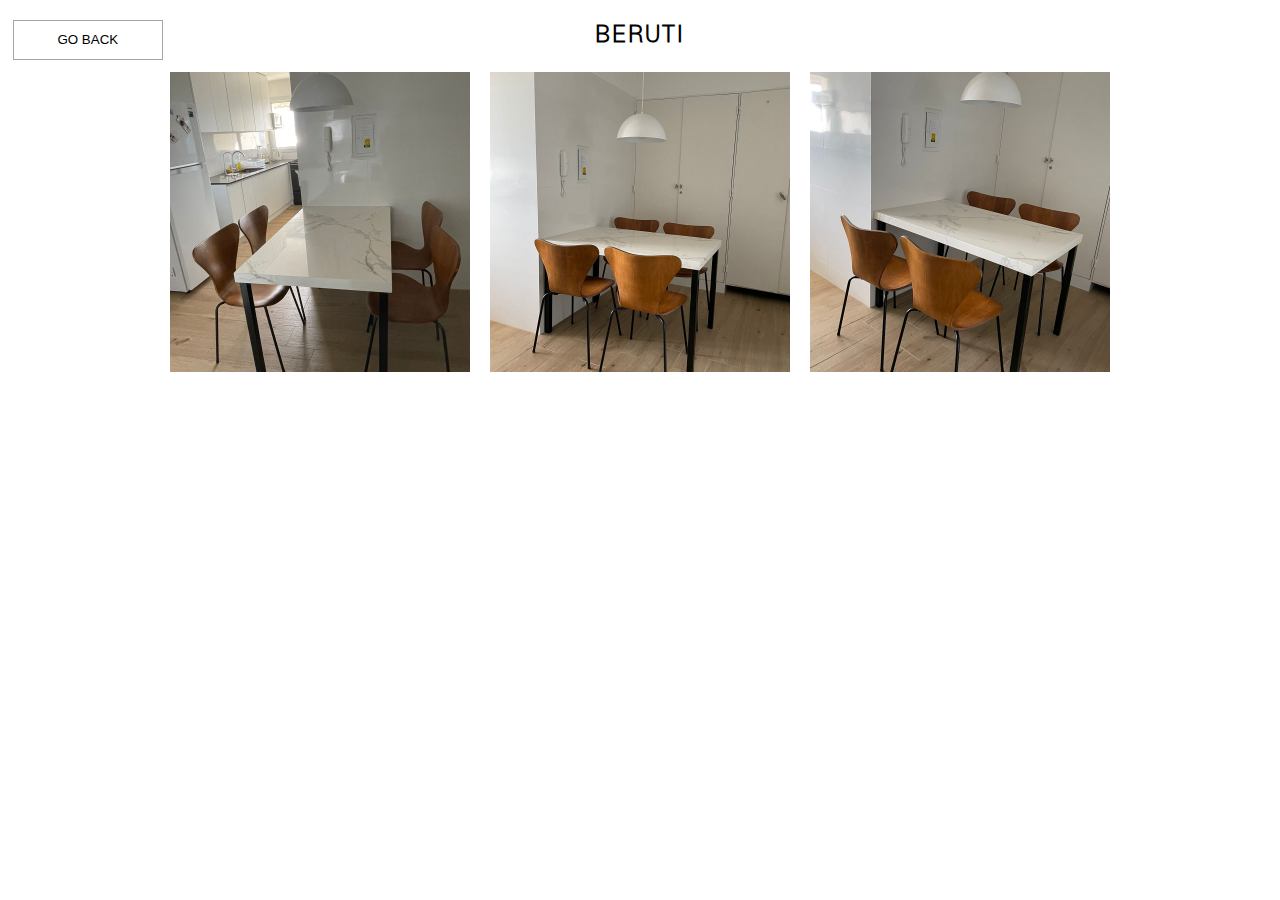
<file: views/beruti/beruti.html>
<!DOCTYPE html>
<html lang="en">
<head>
    <meta charset="UTF-8">
    <meta http-equiv="X-UA-Compatible" content="IE=edge">
    <meta name="viewport" content="width=device-width, initial-scale=1.0">
    <link rel="stylesheet" href="../stylesViews.css">
    <link rel="shortcut icon" href="../../assets/logo.png" type="image/x-icon">
    <title>Beruti</title>
</head>
<body>
    <section class="view">
        <a href="../../index.html"><button class="go-back">GO BACK</button></a>
        <h2>BERUTI</h2>
        <div class="grid-photos">
            <div style="background-image: url(../../assets2/INTERIORS/BERUTI/beruti1.jpeg);"></div>
            <div style="background-image: url(../../assets2/INTERIORS/BERUTI/beruti2.jpeg);"></div>
            <div style="background-image: url(../../assets2/INTERIORS/BERUTI/beruti3.jpeg);"></div>
        </div>
    </section>
</body>
</html>
</file>
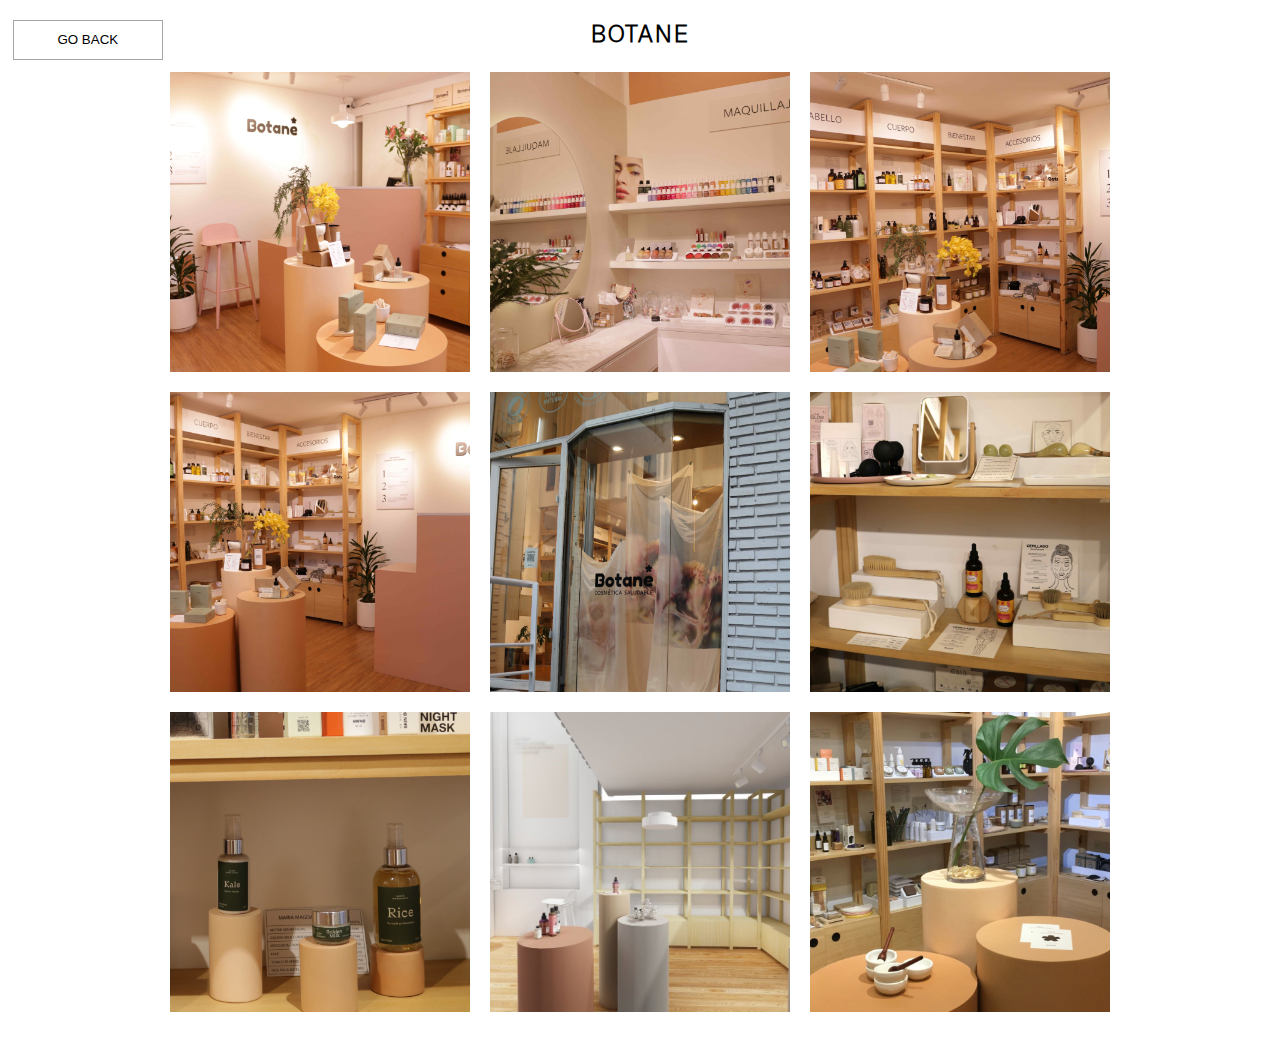
<file: views/botane/botane.html>
<!DOCTYPE html>
<html lang="en">
<head>
    <meta charset="UTF-8">
    <meta http-equiv="X-UA-Compatible" content="IE=edge">
    <meta name="viewport" content="width=device-width, initial-scale=1.0">
    <link rel="stylesheet" href="../stylesViews.css">
    <link rel="shortcut icon" href="../../assets/logo.png" type="image/x-icon">
    <title>Botane</title>
</head>
<body>
    <section class="view">
        <a href="../../index.html"><button class="go-back">GO BACK</button></a>
        <h2>BOTANE</h2>
        <div class="grid-photos">
            <div style="background-image: url(../../assets2/INTERIORS/BOTANE/botane3.png);"></div>
            <div style="background-image: url(../../assets2/INTERIORS/BOTANE/botane4.png);"></div>
            <div style="background-image: url(../../assets2/INTERIORS/BOTANE/botane5.png);"></div>
            <div style="background-image: url(../../assets2/INTERIORS/BOTANE/botane6.png);"></div>
            <div style="background-image: url(../../assets2/INTERIORS/BOTANE/botane7.png);"></div>
            <div style="background-image: url(../../assets2/INTERIORS/BOTANE/botane8.png);"></div>
            <div style="background-image: url(../../assets2/INTERIORS/BOTANE/botane9.png);"></div>
            <div style="background-image: url(../../assets2/INTERIORS/BOTANE/botane12.png);"></div>
            <div style="background-image: url(../../assets2/INTERIORS/BOTANE/botane11.png);"></div>
        </div>
    </section>
</body>
</html>
</file>
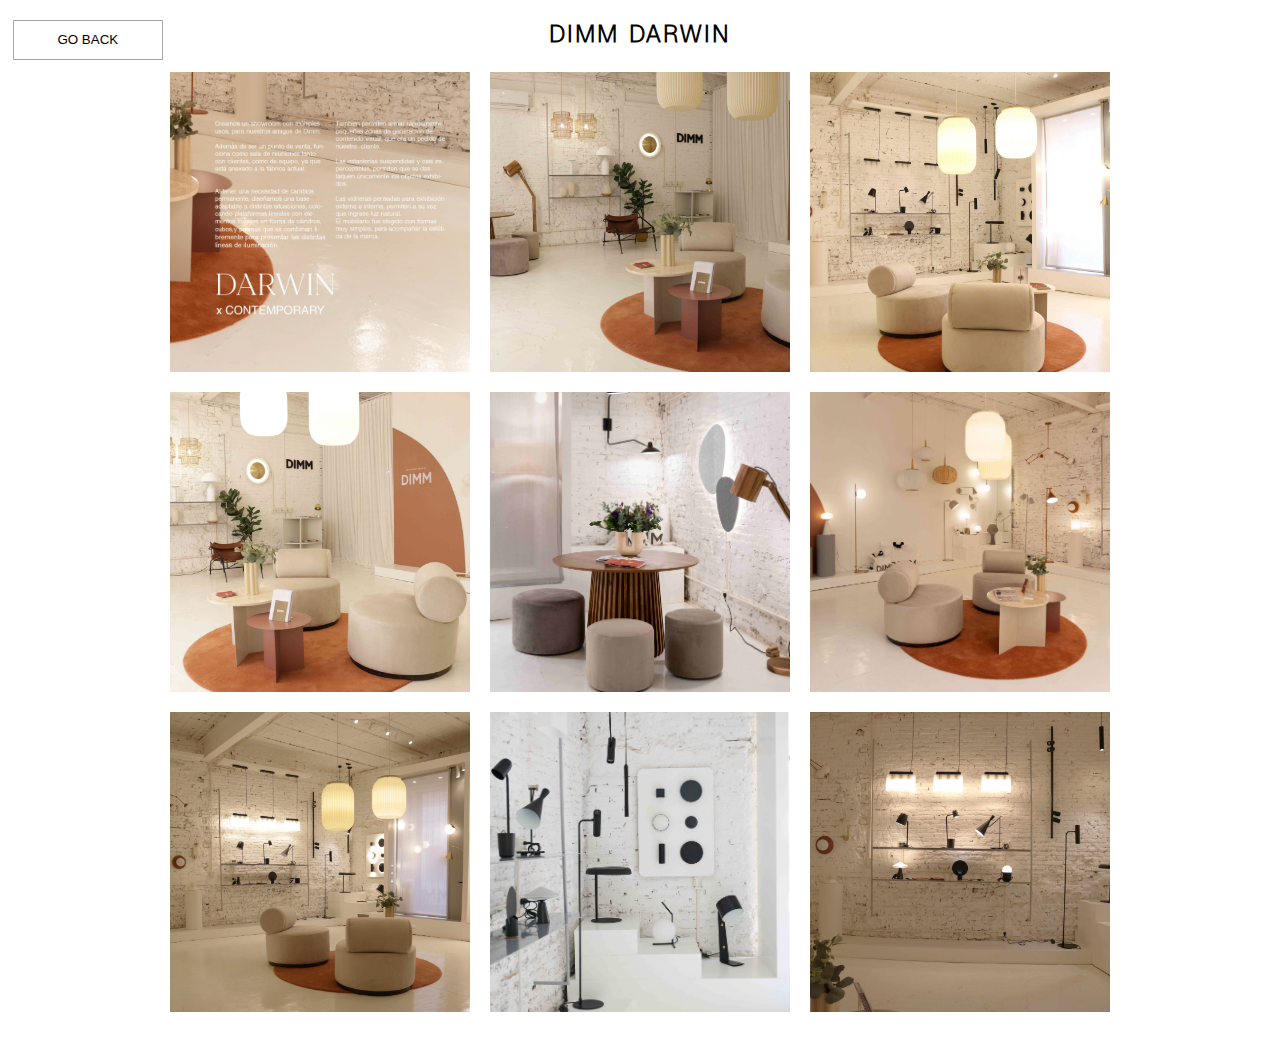
<file: views/dimm-darwin/dimmDarwin.html>
<!DOCTYPE html>
<html lang="en">
<head>
    <meta charset="UTF-8">
    <meta http-equiv="X-UA-Compatible" content="IE=edge">
    <meta name="viewport" content="width=device-width, initial-scale=1.0">
    <link rel="stylesheet" href="../stylesViews.css">
    <link rel="shortcut icon" href="../../assets/logo.png" type="image/x-icon">
    <title>Dimm Darwin</title>
</head>
<body>
    <section class="view">
        <a href="../../index.html"><button class="go-back">GO BACK</button></a>
        <h2>DIMM DARWIN</h2>
        <div class="grid-photos">
            <div style="background-image: url(../../assets2/INTERIORS/DARWIM/darwinXcontemporary.jpg);"></div>
            <div style="background-image: url(../../assets2/INTERIORS/DARWIM/darwin17.png);"></div>
            <div style="background-image: url(../../assets2/INTERIORS/DARWIM/darwin11.png);"></div>
            <div style="background-image: url(../../assets2/INTERIORS/DARWIM/darwin13.png);"></div>
            <div style="background-image: url(../../assets2/INTERIORS/DARWIM/darwin2.png);"></div>
            <div style="background-image: url(../../assets2/INTERIORS/DARWIM/darwin4.png);"></div>
            <div style="background-image: url(../../assets2/INTERIORS/DARWIM/darwin9.png);"></div>
            <div style="background-image: url(../../assets2/INTERIORS/DARWIM/darwin8.png);"></div>
            <div style="background-image: url(../../assets2/INTERIORS/DARWIM/darwin10.png);"></div>
        </div>
    </section>
</body>
</html>
</file>
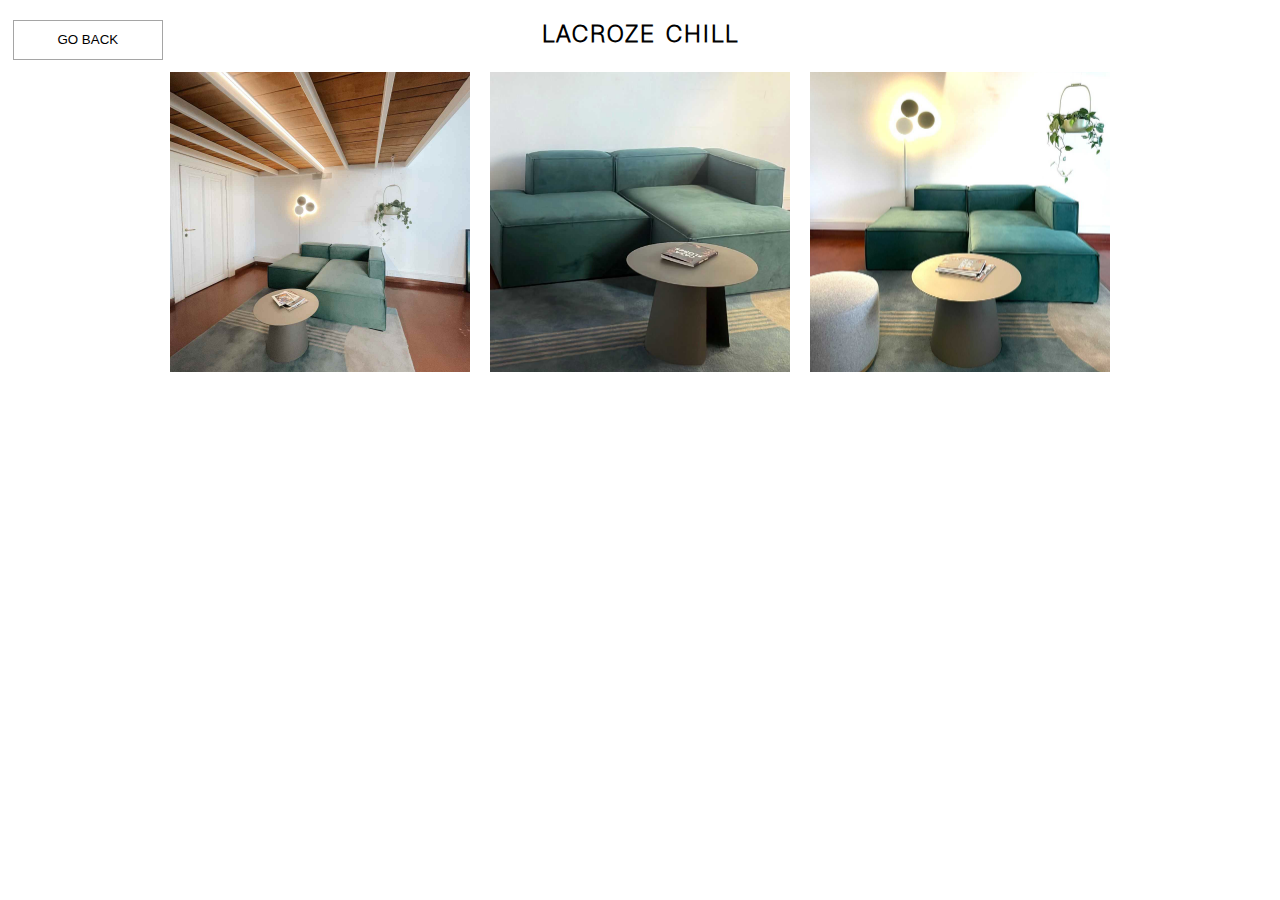
<file: views/lacrozeChill/lacrozeChill.html>
<!DOCTYPE html>
<html lang="en">
<head>
    <meta charset="UTF-8">
    <meta http-equiv="X-UA-Compatible" content="IE=edge">
    <meta name="viewport" content="width=device-width, initial-scale=1.0">
    <link rel="stylesheet" href="../stylesViews.css">
    <link rel="shortcut icon" href="../../assets/logo.png" type="image/x-icon">
    <title>Lacroze Chill</title>
</head>
<body>
    <section class="view">
        <a href="../../index.html"><button class="go-back">GO BACK</button></a>
        <h2>LACROZE CHILL</h2>
        <div class="grid-photos">
            <div style="background-image: url(../../assets2/INTERIORS/LACROZEchill/opti1.png);"></div>
            <div style="background-image: url(../../assets2/INTERIORS/LACROZEchill/opti2.png);"></div>
            <div style="background-image: url(../../assets2/INTERIORS/LACROZEchill/opti3.png);"></div>
        </div>
    </section>  
</body>
</html>
</file>
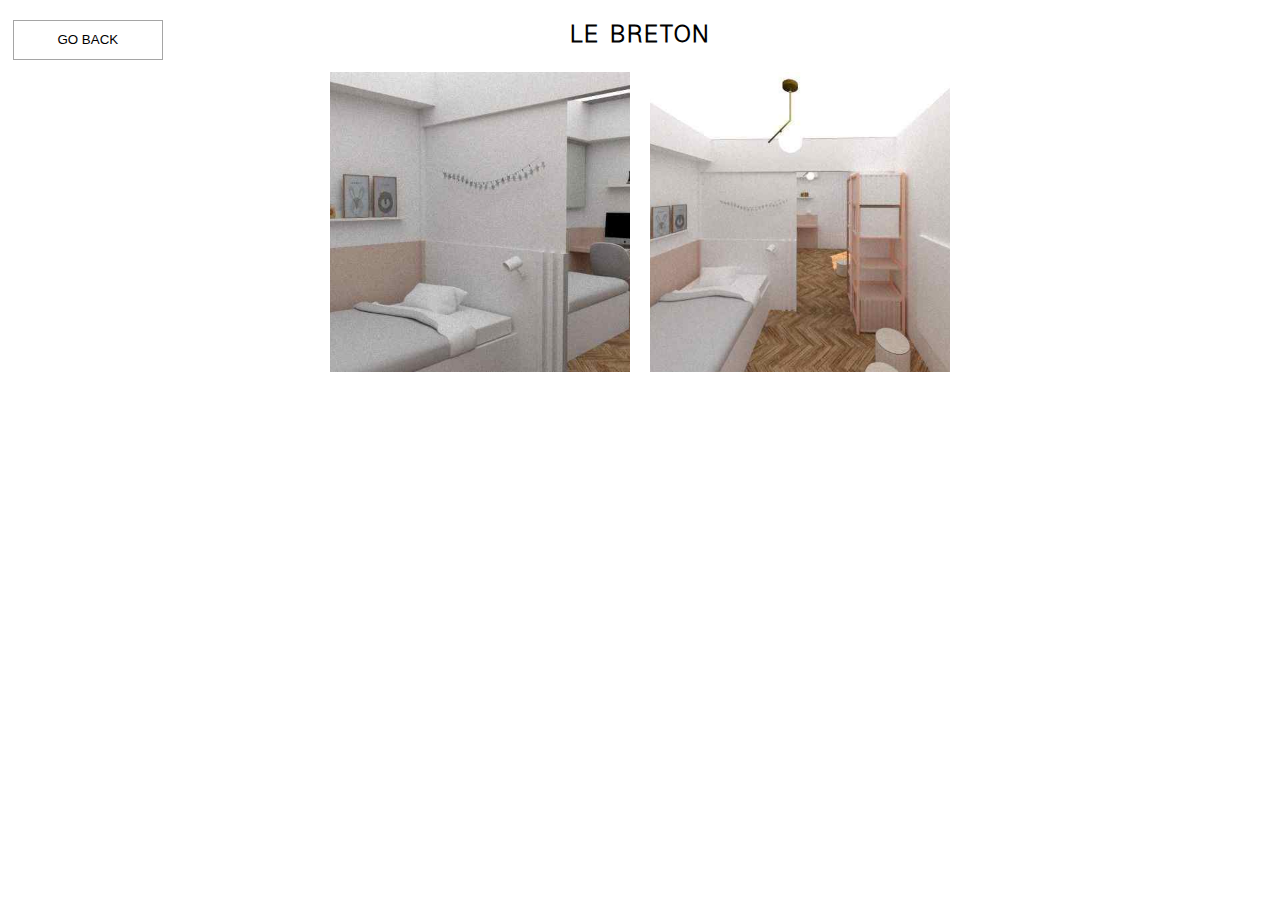
<file: views/le-breton/le-breton.html>
<!DOCTYPE html>
<html lang="en">
<head>
    <meta charset="UTF-8">
    <meta http-equiv="X-UA-Compatible" content="IE=edge">
    <meta name="viewport" content="width=device-width, initial-scale=1.0">
    <link rel="stylesheet" href="../stylesViews.css">
    <link rel="shortcut icon" href="../../assets/logo.png" type="image/x-icon">
    <title>Le Breton</title>
</head>
<body>
    <section class="view">
        <a href="../../index.html"><button class="go-back">GO BACK</button></a>
        <h2>LE BRETON</h2>
        <div class="grid-photos">
            <div style="background-image: url(../../assets2/INTERIORS/LEBRETON/1.png);"></div>
            <div style="background-image: url(../../assets2/INTERIORS/LEBRETON/2.png);"></div>
        </div>
    </section>   
</body>
</html>
</file>
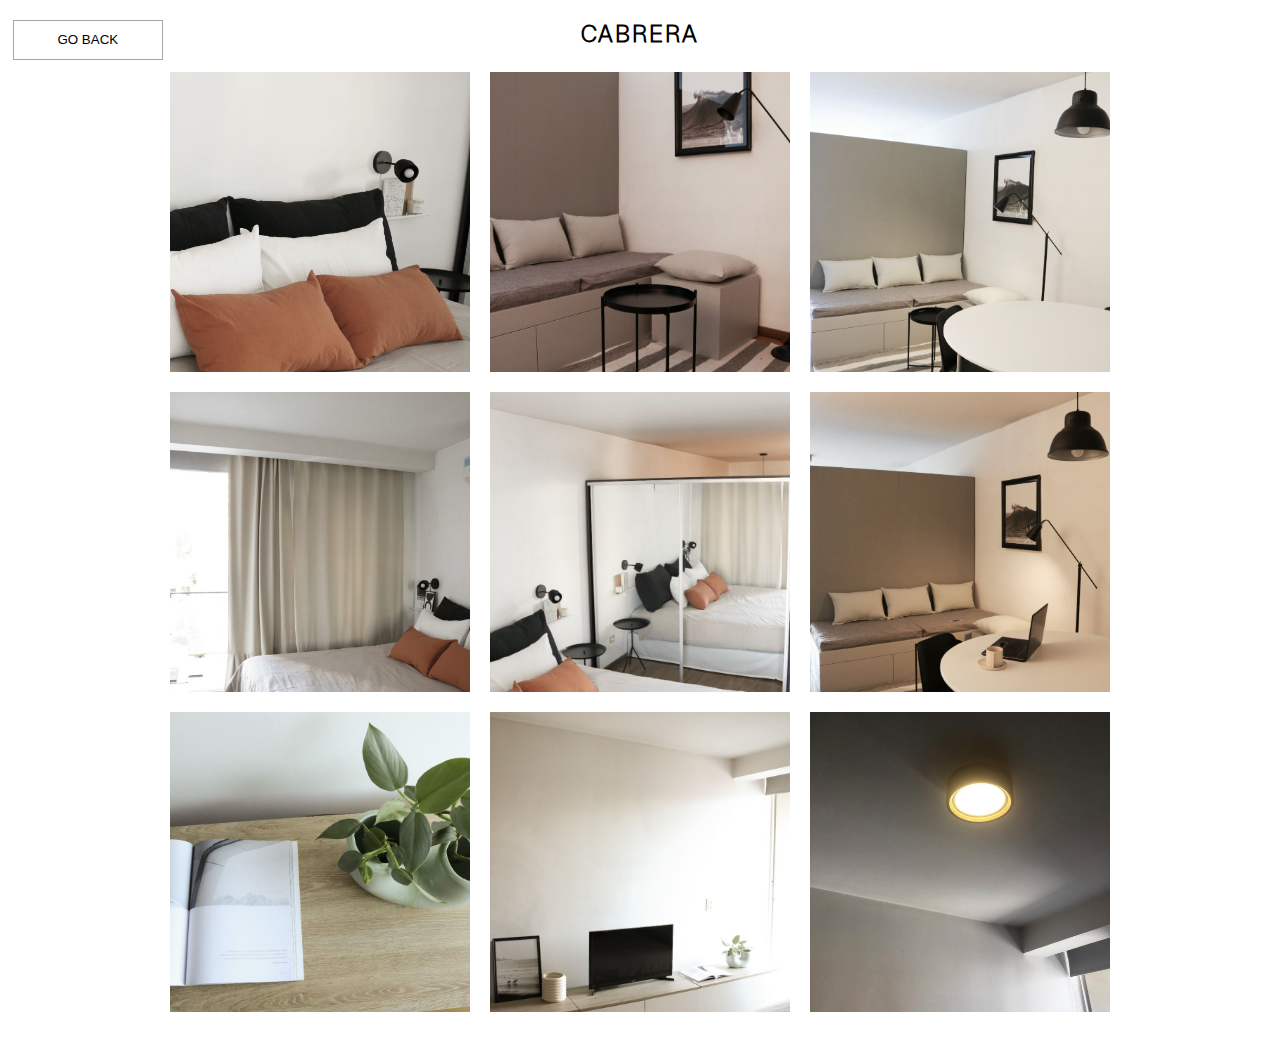
<file: views/monoambiente/monoambiente.html>
<!DOCTYPE html>
<html lang="en">
<head>
    <meta charset="UTF-8">
    <meta http-equiv="X-UA-Compatible" content="IE=edge">
    <meta name="viewport" content="width=device-width, initial-scale=1.0">
    <link rel="stylesheet" href="../stylesViews.css">
    <link rel="shortcut icon" href="../../assets/logo.png" type="image/x-icon">
    <title>Cabrera</title>
</head>
<body>
    <section class="view">
        <a href="../../index.html"><button class="go-back">GO BACK</button></a>
        <h2>CABRERA</h2>
        <div class="grid-photos">
            <div style="background-image: url(../../assets2/INTERIORS/MONOAMBIENTE/mono1.png);"></div>
            <div style="background-image: url(../../assets2/INTERIORS/MONOAMBIENTE/mono2.png);"></div>
            <div style="background-image: url(../../assets2/INTERIORS/MONOAMBIENTE/mono3.png);"></div>
            <div style="background-image: url(../../assets2/INTERIORS/MONOAMBIENTE/mono4.png);"></div>
            <div style="background-image: url(../../assets2/INTERIORS/MONOAMBIENTE/mono5.png);"></div>
            <div style="background-image: url(../../assets2/INTERIORS/MONOAMBIENTE/mono6.png);"></div>
            <div style="background-image: url(../../assets2/INTERIORS/MONOAMBIENTE/mono7.png);"></div>
            <div style="background-image: url(../../assets2/INTERIORS/MONOAMBIENTE/mono8.png);"></div>
            <div style="background-image: url(../../assets2/INTERIORS/MONOAMBIENTE/mono13.png);"></div>
        </div>
    </section>
</body>
</html>
</file>
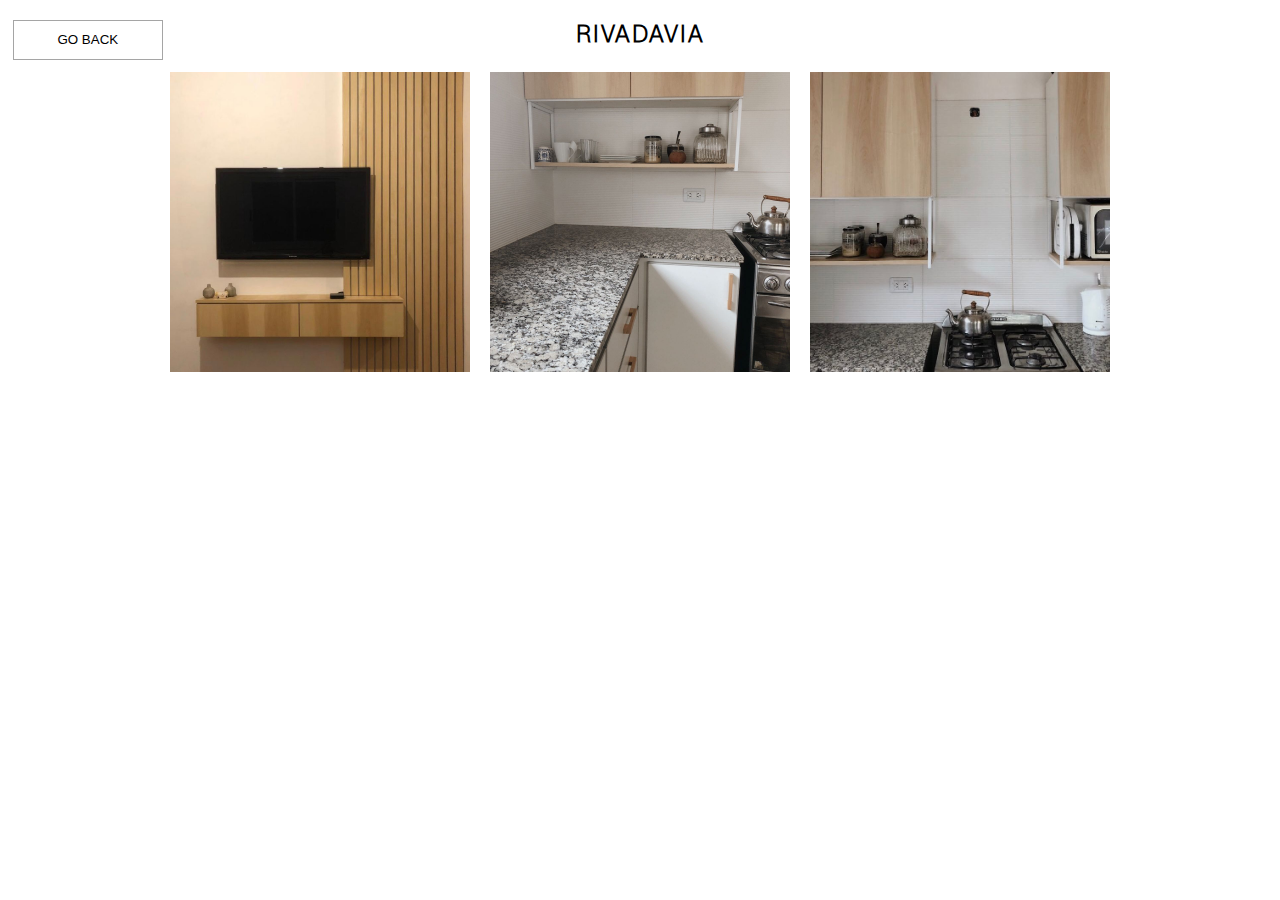
<file: views/rivadavia/rivadavia.html>
<!DOCTYPE html>
<html lang="en">
<head>
    <meta charset="UTF-8">
    <meta http-equiv="X-UA-Compatible" content="IE=edge">
    <meta name="viewport" content="width=device-width, initial-scale=1.0">
    <link rel="stylesheet" href="../stylesViews.css">
    <link rel="shortcut icon" href="../../assets/logo.png" type="image/x-icon">
    <title>Rivadavia</title>
</head>
<body>
    <section class="view">
        <a href="../../index.html"><button class="go-back">GO BACK</button></a>
        <h2>RIVADAVIA</h2>
        <div class="grid-photos">
            <div style="background-image: url(../../assets2/INTERIORS/RIVADAVIAvivienda/rivadavia1.jpeg);"></div>
            <div style="background-image: url(../../assets2/INTERIORS/RIVADAVIAvivienda/rivadavia2.jpeg);"></div>
            <div style="background-image: url(../../assets2/INTERIORS/RIVADAVIAvivienda/rivadavia3.jpeg);"></div>
        </div>
    </section>
</body>
</html>
</file>
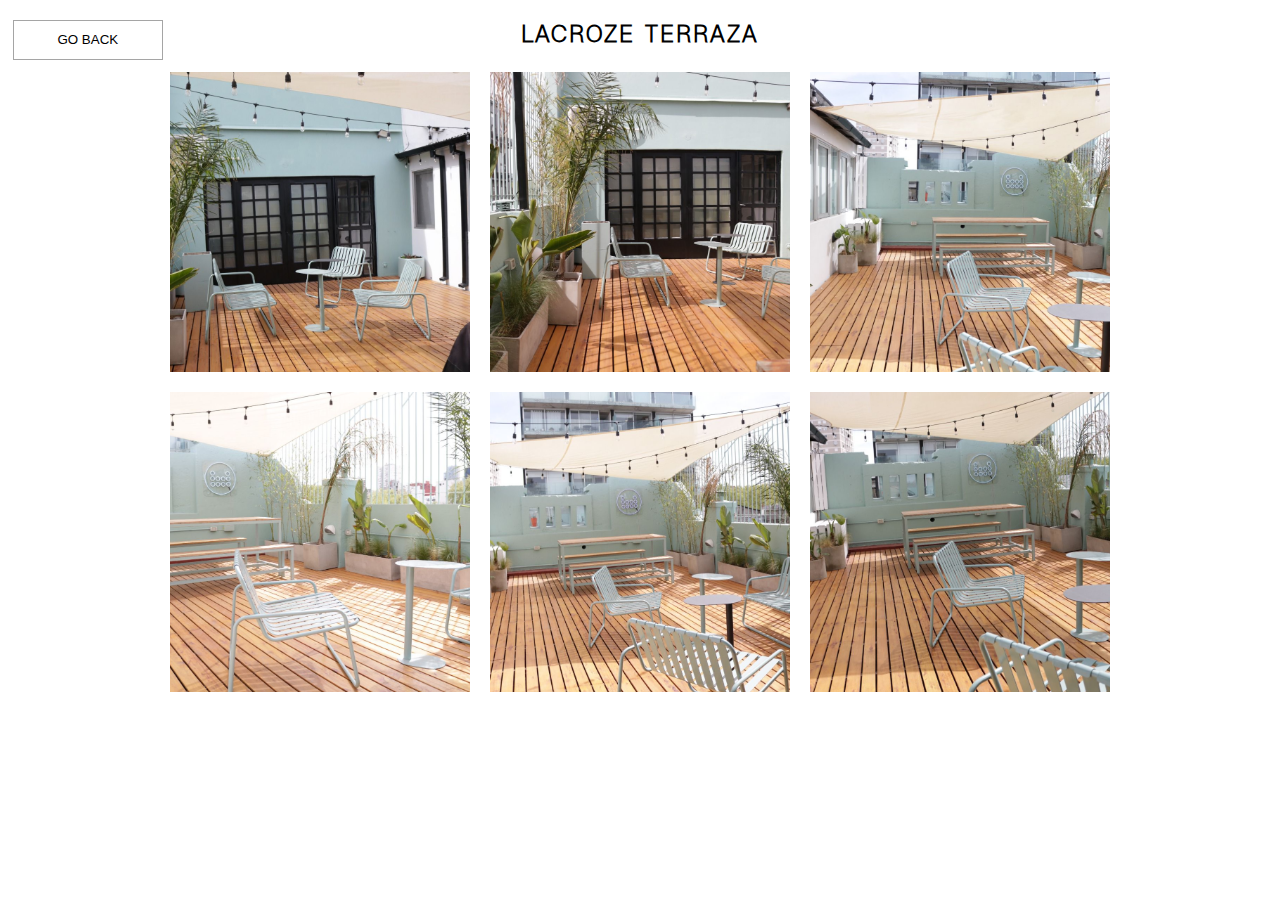
<file: views/terraza/terraza.html>
<!DOCTYPE html>
<html lang="en">
<head>
    <meta charset="UTF-8">
    <meta http-equiv="X-UA-Compatible" content="IE=edge">
    <meta name="viewport" content="width=device-width, initial-scale=1.0">
    <link rel="stylesheet" href="../../views/stylesViews.css">
    <link rel="shortcut icon" href="../../assets/logo.png" type="image/x-icon">
    <title>Lacroze Terraza</title>
</head>
<body>
    <section class="view">
        <a href="../../index.html"><button class="go-back">GO BACK</button></a>
        <h2>LACROZE TERRAZA</h2>
        <div class="grid-photos">
            <div style="background-image: url(../../assets2/INTERIORS/TERRAZA/terra1.png);"></div>
            <div style="background-image: url(../../assets2/INTERIORS/TERRAZA/terra10.png);"></div>
            <div style="background-image: url(../../assets2/INTERIORS/TERRAZA/terra2.png);"></div>
            <div style="background-image: url(../../assets2/INTERIORS/TERRAZA/terra3.png);"></div>
            <div style="background-image: url(../../assets2/INTERIORS/TERRAZA/terra4.png);"></div>
            <div style="background-image: url(../../assets2/INTERIORS/TERRAZA/terra5.png);"></div>
        </div>
    </section>     
</body>
</html>
</file>
<file: views/stylesViews.css>
@font-face {
    font-family: pepe;
    src: url(/boring-sans-a-trial.light.ttf);
}

.html,
body {
    padding: 0;
    margin: 0;
}

.view {
    width: 100%;
    height: auto;
    position: relative;
}

.view button {
        width: 150px;
        position: absolute;
        left: 1vw;
        top: 0vh;
        height: 40px;
        background-color: rgb(255, 255, 255);
        border: 1px solid rgb(165, 165, 165);
        transition: 0.1s;
        color: black;
        cursor: pointer;
}

.view button:hover {
    color: #dbbe7f;
    border: 1px solid #dbbe7f;
}

.view  h2 {
        font-family: pepe;
        text-align: center;
        text-transform: uppercase;
        padding: 5px;
        letter-spacing: 2px;
    }

.view  .grid-photos {
        margin: auto;
        width: 1200px;
        height: auto;
        display: flex;
        flex-wrap: wrap;
        justify-content: center;
        padding-bottom: 50px;
        align-items: center;
        gap: 20px;
}

.view .grid-photos div {
    width: 300px;
    height: 300px;
    background-repeat: no-repeat;
    background-size: cover;
    background-position: center;
}


@media screen and (max-width: 1200px) {
    .view .grid-photos {
        width: 90%;
    }
}

@media screen and (max-width: 550px) {
    .view button {
        opacity: 0.5;
        width: 80px;
        transition: 0.2s;
    }

    .view button:hover {
        opacity: 1;
    }
}
</file>
